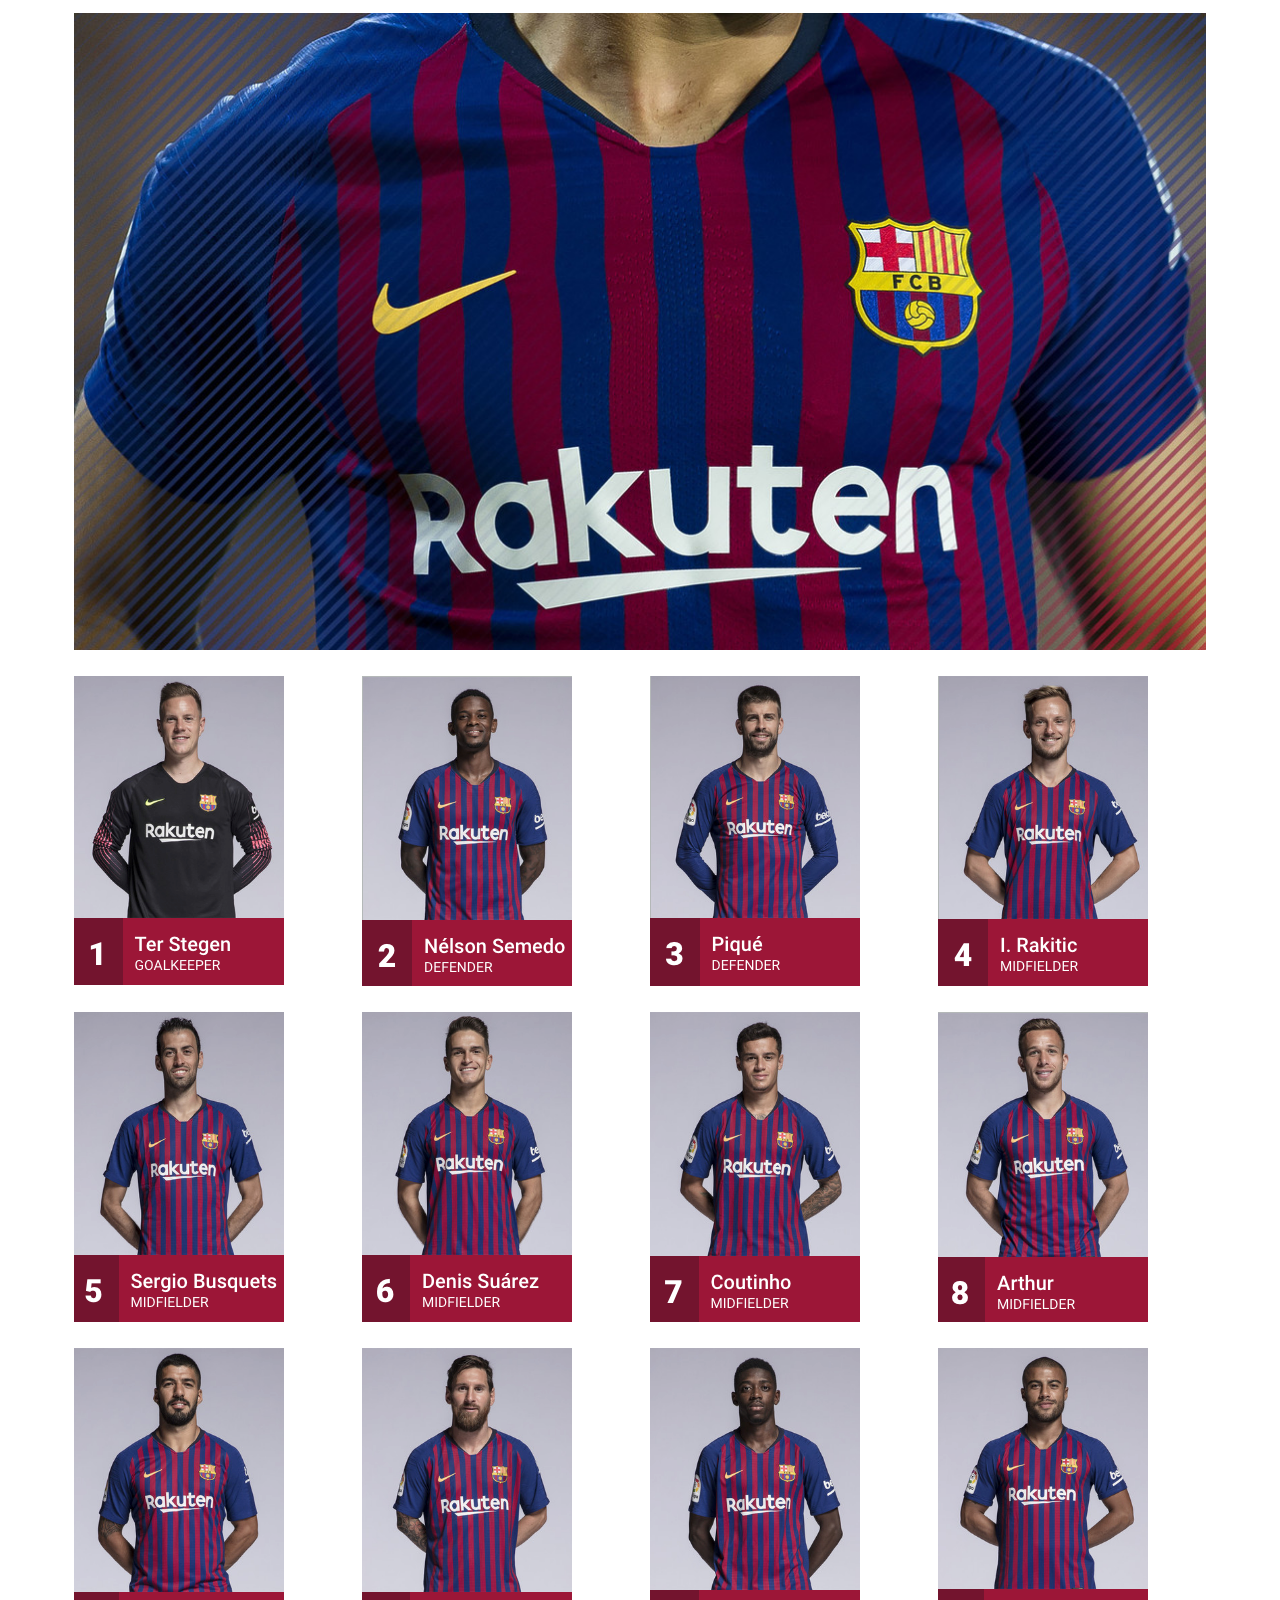
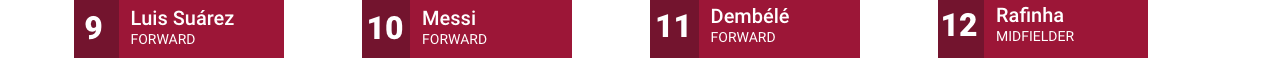
<file: TestFluid.html>
<!doctype html>
<!--[if lt IE 7]> <html class="ie6 oldie"> <![endif]-->
<!--[if IE 7]>    <html class="ie7 oldie"> <![endif]-->
<!--[if IE 8]>    <html class="ie8 oldie"> <![endif]-->
<!--[if gt IE 8]><!-->
<html class="">
<!--<![endif]-->
<head>
<meta charset="UTF-8">
<meta name="viewport" content="width=device-width, initial-scale=1">
<title>Untitled Document</title>
<link href="css\boilerplate.css" rel="stylesheet" type="text/css">
<link href="css\TestFluid.css" rel="stylesheet" type="text/css">
<!--
To learn more about the conditional comments around the html tags at the top of the file:
paulirish.com/2008/conditional-stylesheets-vs-css-hacks-answer-neither/

Do the following if you're using your customized build of modernizr (http://www.modernizr.com/):
* insert the link to your js here
* remove the link below to the html5shiv
* add the "no-js" class to the html tags at the top
* you can also remove the link to respond.min.js if you included the MQ Polyfill in your modernizr build
-->
<!--[if lt IE 9]>
<script src="//html5shiv.googlecode.com/svn/trunk/html5.js"></script>
<![endif]-->
<script src="respond.min.js"></script>
</head>
<body>
<div class="gridContainer clearfix">
  <div id="LayoutDiv1"><p><img src="img/PlayerHeader.jpg"</p></div>
  <div id="div1"><p><img src="img/Player_TerStegen.png"/></p></div>
  <div id="div2"><p><img src="img/Player_Semedo.png"/></p></div>
  <div id="div3"><p><img src="img/Player_Pique.png"/></p></div>
  <div id="div4"><p><img src="img/Player_Rakitic.png"/></p></div>
  <div id="div5"><p><img src="img/Player_Busquets.png"/></p></div>
  <div id="div6"><p><img src="img/Player_DenisSuarez.png"/></p></div>
  <div id="div7"><p><img src="img/Player_Coutinho.png"/></p></div>
  <div id="div8"><p><img src="img/Player_Arthur.png"/></p></div>
  <div id="div9"><p><img src="img/Player_LuisSuarez.png"/></p></div>
  <div id="div10"><p><img src="img/Player_Messi.png"/></p></div>
  <div id="div11"><p><img src="img/Player_Dembele.png"/></p></div>
  <div id="div12"><p><img src="img/Player_Rafinha.png"/></p></div>
</div>
</body>
</html>
</file>
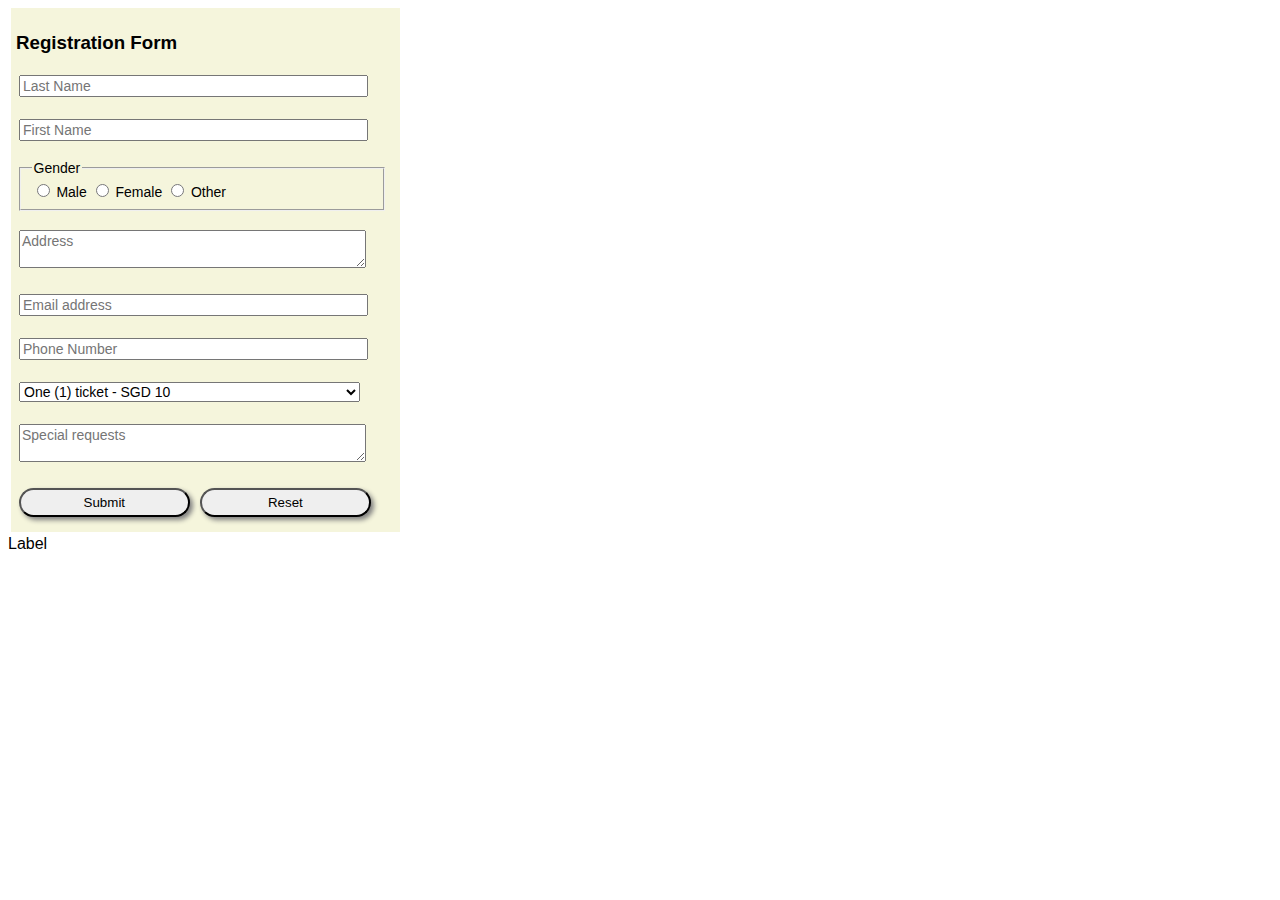
<file: testWebForm.html>
<!doctype html>
<html>
<head>
<meta charset="UTF-8">
<title>Untitled Document</title>

<style>
	* {
		font-family: Arial, Helvetica, sans-serif;
	}

	button {
		border-radius: 15px;
		box-shadow: 3px 3px 5px gray;
	}
	
	#contactBtnSubmit, #contactBtnReset {
		width: 45%;
		margin: 3px 3px 10px 3px;
		padding: 5px;
	}
	
	#contactForm {
		width: 30%;
		margin: 3px;
		padding: 5px;
		background-color: beige;
	}
	
	#contactLN, #contactFN, #contactFS, #contactAdd, #contactEM, #contactPH, #contactTX, #contactCM {
		width: 90%;
		margin: 3px;
		font-size: 14px;
	}

</style>

</head>
<body>
	<form id="contactForm">
  	<h3>Registration Form</h3>
  
  	<p>
  	<input type="text" id="contactLN" name="contactLastName" placeholder="Last Name">
    </p>
    
    <p>
      <input type="text" id="contactFN" name="contactFirstName" placeholder="First Name">
    </p>

    <p>
    <fieldset id="contactFS">
    	<legend>Gender</legend>
      
      <input type="radio" name="contactGender" value="male">
      Male
      <input type="radio" name="contactGender" value="female">
      Female
      <input type="radio" name="contactGender" value="other">
      Other 
    </fieldset>
    </p>
    
    <p>
      <textarea id="contactAdd" name="contactAddress" placeholder="Address"></textarea>
    </p>
    
    <p>
    <input type="email" id="contactEM" name="contactEmail" placeholder= "Email address"/>
    </p>    
    
		<p>
      <input type="tel" id="contactPH" name="contactPhone" placeholder="Phone Number">
    </p>    
    
    <p>
      <select id="contactTX" name="contactTickets">
        <option value="1">One (1) ticket - SGD 10</option>
        <option value="2">Two (2) tickets - SGD 20</option>
        <option value="3">Three (3) tickets - SGD 30</option>
        <option value="4">Four (4) tickets - SGD 40</option>
      </select>
    </p>
    
    <p>
      <textarea id="contactCM" name="contactComments" placeholder="Special requests"></textarea>
    </p>
    
    <button id="contactBtnSubmit" type="submit">Submit</button>
    
    <button id="contactBtnReset" type="reset">Reset</button>
    
  </form>
  
  <div id="output">Label</div>
  
  <script
  src="https://code.jquery.com/jquery-3.3.1.js"
  integrity="sha256-2Kok7MbOyxpgUVvAk/HJ2jigOSYS2auK4Pfzbm7uH60="
  crossorigin="anonymous"></script>
	
  <script>
	$(document).ready(function() {
		
		$("#contactLN").change(function() {
			var temp = $("#contactLN").val();
	
			$("#output").html(temp);		
		});

	});
  </script>

	
</body>
</html>
</file>
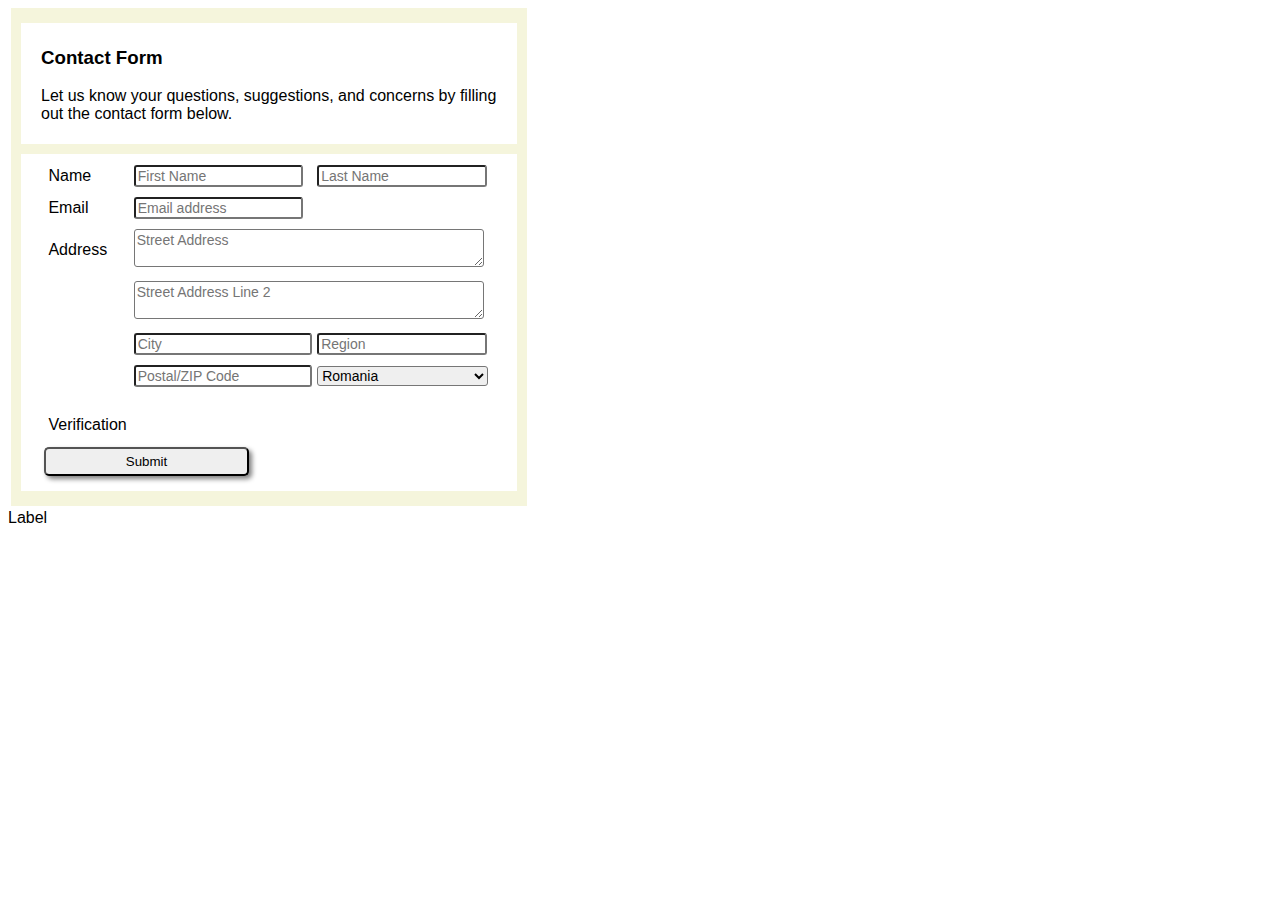
<file: testWebForm2.html>
<!doctype html>
<html>
<head>
<meta charset="UTF-8">
<title>Untitled Document</title>

<style>
	* {
		font-family: Arial, Helvetica, sans-serif;
	}

	button {
		border-radius: 5px;
		box-shadow: 3px 3px 5px gray;
	}
	
	#contactBtnSubmit, #contactBtnReset {
		width: 45%;
		margin: 10px 3px 10px 3px;
		padding: 5px;
	}
	
	#contactForm {
		width: 40%;
		margin: 3px;
		padding: 5px;
		background-color: beige;
	}
	
	#contactLN, #contactFN, #contactFS, #contactCTY, #contactRGN, #contactEM {
		width: 90%;
		margin: 3px;
		border-radius: 3px;
		font-size: 14px;
	}
	
	#contactAdd1, #contactAdd2, #contactZIP, #contactCTY {
		width: 95%;
		margin: 3px;
		border-radius: 3px;
		font-size: 14px;
	}

	#contactFrmUpp, #contactFrmLow {
		margin: 10px 5px 10px 5px;
		background-color:white;
		padding: 5px 20px 5px 20px;

	}

</style>

</head>
<body>
	<form id="contactForm">
  	<div id="contactFrmUpp">
      	<h3>Contact Form</h3>
				<p>
        Let us know your questions, suggestions, and concerns by filling out the contact form below.
        </p>
    </div>
    
    <div id="contactFrmLow">
    
    <div id="contactFrmLow1">
    <table width="100%" border="0">
    <tr>
      <td>&nbsp;Name</td>
      <td>
        <input type="text" id="contactFN" name="contactFirstName" placeholder="First Name">
      </td>
      <td>
      <input type="text" id="contactLN" name="contactLastName" placeholder="Last Name">
			</td>
    </tr>
    <tr>
      <td>&nbsp;Email</td>
      <td>
      <input type="email" id="contactEM" name="contactEmail" placeholder= "Email address"/>
      </td>
      <td>&nbsp;</td>
    </tr>
    <tr>
      <td>&nbsp;Address</td>
      <td colspan="2">
      <textarea id="contactAdd1" name="contactAddress1" placeholder="Street Address"></textarea>
      </td>
    </tr>
    <tr>
      <td>&nbsp;</td>
      <td colspan="2">
      <textarea id="contactAdd2" name="contactAddress2" placeholder="Street Address Line 2"></textarea>
      </td>
    </tr>
    <tr>
      <td>&nbsp;</td>
      <td><input type="text" id="contactCTY" name="contactCity" placeholder="City"></td>
      <td><input type="text" id="contactRGN" name="contactRegion" placeholder="Region"></td>
    </tr>
    <tr>
      <td>&nbsp;</td>
      <td><input type="text" id="contactZIP" name="contactPostalZIP" placeholder="Postal/ZIP Code">
      </td>
      <td>
      <select id="contactCTY" name="contactCountry">
        <option value="1">Romania</option>
        <option value="2">Singapore</option>
        <option value="3">Thailand</option>
        <option value="4">United States</option>
      </select>
      </td>
    </tr>
    <tr>
      <td>&nbsp;</td>
      <td>&nbsp;</td>
      <td>&nbsp;</td>
    </tr>
    <tr>
      <td>&nbsp;Verification</td>
      <td colspan="2">&nbsp;</td>
    </tr>
  </table>
  
    </div>
    
    <button id="contactBtnSubmit" type="submit">Submit</button>

    </div>
    
<!--  
  	<h3>Registration Form</h3>
  
  	<p>
  	<input type="text" id="contactLN" name="contactLastName" placeholder="Last Name">
    </p>
    
    <p>
      <input type="text" id="contactFN" name="contactFirstName" placeholder="First Name">
    </p>

    <p>
    <fieldset id="contactFS">
    	<legend>Gender</legend>
      
      <input type="radio" name="contactGender" value="male">
      Male
      <input type="radio" name="contactGender" value="female">
      Female
      <input type="radio" name="contactGender" value="other">
      Other 
    </fieldset>
    </p>
    
    <p>
      <textarea id="contactAdd" name="contactAddress" placeholder="Address"></textarea>
    </p>
    
    <p>
    <input type="email" id="contactEM" name="contactEmail" placeholder= "Email address"/>
    </p>    
    
		<p>
      <input type="tel" id="contactPH" name="contactPhone" placeholder="Phone Number">
    </p>    
    
    <p>
      <select id="contactTX" name="contactTickets">
        <option value="1">One (1) ticket - SGD 10</option>
        <option value="2">Two (2) tickets - SGD 20</option>
        <option value="3">Three (3) tickets - SGD 30</option>
        <option value="4">Four (4) tickets - SGD 40</option>
      </select>
    </p>
    
    <p>
      <textarea id="contactCM" name="contactComments" placeholder="Special requests"></textarea>
    </p>
    
    <button id="contactBtnSubmit" type="submit">Submit</button>
    
    <button id="contactBtnReset" type="reset">Reset</button>
-->    
  </form>
  
  <div id="output">Label</div>
  
  <script
  src="https://code.jquery.com/jquery-3.3.1.js"
  integrity="sha256-2Kok7MbOyxpgUVvAk/HJ2jigOSYS2auK4Pfzbm7uH60="
  crossorigin="anonymous"></script>
	
  <script>
	$(document).ready(function() {
		
		$("#contactLN").change(function() {
			var temp = $("#contactLN").val();
	
			$("#output").html(temp);		
		});

	});
  </script>

	
</body>
</html>
</file>
